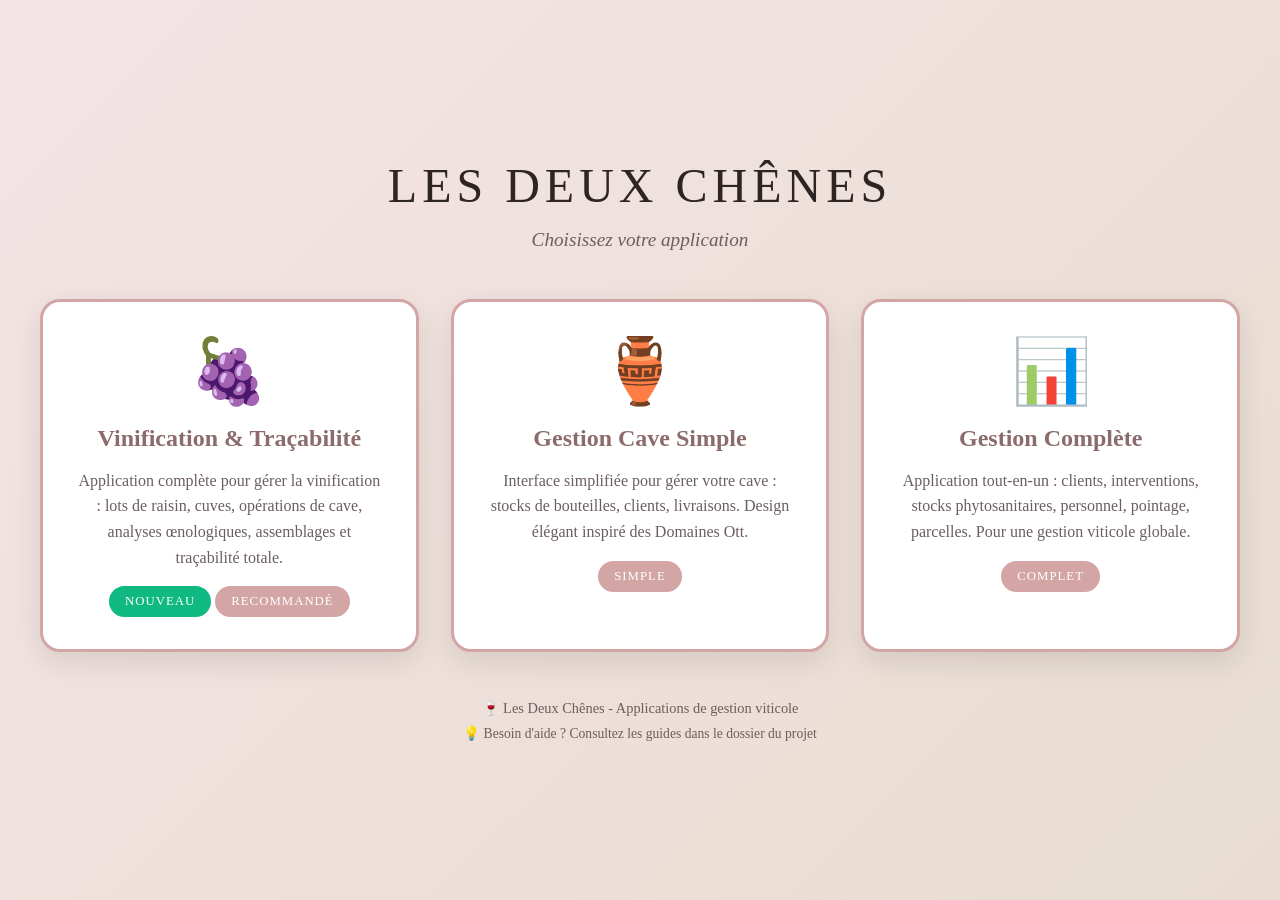
<file: index.html>
<!DOCTYPE html>
<html lang="fr">
<head>
    <meta charset="UTF-8">
    <meta name="viewport" content="width=device-width, initial-scale=1.0">
    <title>Les Deux Chênes - Applications</title>
    <style>
        * {
            margin: 0;
            padding: 0;
            box-sizing: border-box;
        }

        body {
            font-family: 'Georgia', 'Times New Roman', serif;
            background: linear-gradient(135deg, #F4E4E6 0%, #E8DDD0 100%);
            min-height: 100vh;
            display: flex;
            flex-direction: column;
            align-items: center;
            justify-content: center;
            padding: 2rem;
        }

        .header {
            text-align: center;
            margin-bottom: 3rem;
        }

        .header h1 {
            font-size: 3rem;
            color: #2D2424;
            letter-spacing: 5px;
            font-weight: 300;
            margin-bottom: 1rem;
        }

        .header p {
            font-size: 1.2rem;
            color: #6B5E5E;
            font-style: italic;
        }

        .apps-container {
            display: grid;
            grid-template-columns: repeat(auto-fit, minmax(300px, 1fr));
            gap: 2rem;
            max-width: 1200px;
            width: 100%;
        }

        .app-card {
            background: white;
            border-radius: 20px;
            padding: 2rem;
            box-shadow: 0 10px 30px rgba(0, 0, 0, 0.1);
            border: 3px solid #D4A5A5;
            transition: all 0.3s ease;
            cursor: pointer;
            text-decoration: none;
            color: inherit;
            display: block;
        }

        .app-card:hover {
            transform: translateY(-10px);
            box-shadow: 0 15px 40px rgba(0, 0, 0, 0.15);
            border-color: #8B6B6B;
        }

        .app-icon {
            font-size: 4rem;
            text-align: center;
            margin-bottom: 1rem;
        }

        .app-title {
            font-size: 1.5rem;
            font-weight: 600;
            color: #8B6B6B;
            margin-bottom: 1rem;
            text-align: center;
        }

        .app-description {
            font-size: 1rem;
            color: #6B5E5E;
            line-height: 1.6;
            text-align: center;
        }

        .badge {
            display: inline-block;
            background: #D4A5A5;
            color: white;
            padding: 0.5rem 1rem;
            border-radius: 20px;
            font-size: 0.8rem;
            margin-top: 1rem;
            text-transform: uppercase;
            letter-spacing: 1px;
        }

        .badge.new {
            background: #10B981;
        }

        .footer {
            margin-top: 3rem;
            text-align: center;
            color: #6B5E5E;
            font-size: 0.9rem;
        }

        @media (max-width: 768px) {
            .header h1 {
                font-size: 2rem;
                letter-spacing: 3px;
            }

            .apps-container {
                grid-template-columns: 1fr;
            }
        }
    </style>
</head>
<body>

    <div class="header">
        <h1>LES DEUX CHÊNES</h1>
        <p>Choisissez votre application</p>
    </div>

    <div class="apps-container">

        <!-- APPLICATION VINIFICATION -->
        <a href="vinification/index.html" class="app-card">
            <div class="app-icon">🍇</div>
            <h2 class="app-title">Vinification & Traçabilité</h2>
            <p class="app-description">
                Application complète pour gérer la vinification : lots de raisin, cuves, opérations de cave, analyses œnologiques, assemblages et traçabilité totale.
            </p>
            <div style="text-align: center;">
                <span class="badge new">Nouveau</span>
                <span class="badge">Recommandé</span>
            </div>
        </a>

        <!-- APPLICATION CAVE SIMPLE -->
        <a href="cave-simple.html" class="app-card">
            <div class="app-icon">🏺</div>
            <h2 class="app-title">Gestion Cave Simple</h2>
            <p class="app-description">
                Interface simplifiée pour gérer votre cave : stocks de bouteilles, clients, livraisons. Design élégant inspiré des Domaines Ott.
            </p>
            <div style="text-align: center;">
                <span class="badge">Simple</span>
            </div>
        </a>

        <!-- APPLICATION GESTION COMPLÈTE -->
        <a href="gestion-complete.html" class="app-card">
            <div class="app-icon">📊</div>
            <h2 class="app-title">Gestion Complète</h2>
            <p class="app-description">
                Application tout-en-un : clients, interventions, stocks phytosanitaires, personnel, pointage, parcelles. Pour une gestion viticole globale.
            </p>
            <div style="text-align: center;">
                <span class="badge">Complet</span>
            </div>
        </a>

    </div>

    <div class="footer">
        <p>🍷 Les Deux Chênes - Applications de gestion viticole</p>
        <p style="margin-top: 0.5rem; font-size: 0.85rem;">
            💡 Besoin d'aide ? Consultez les guides dans le dossier du projet
        </p>
    </div>

</body>
</html>
</file>
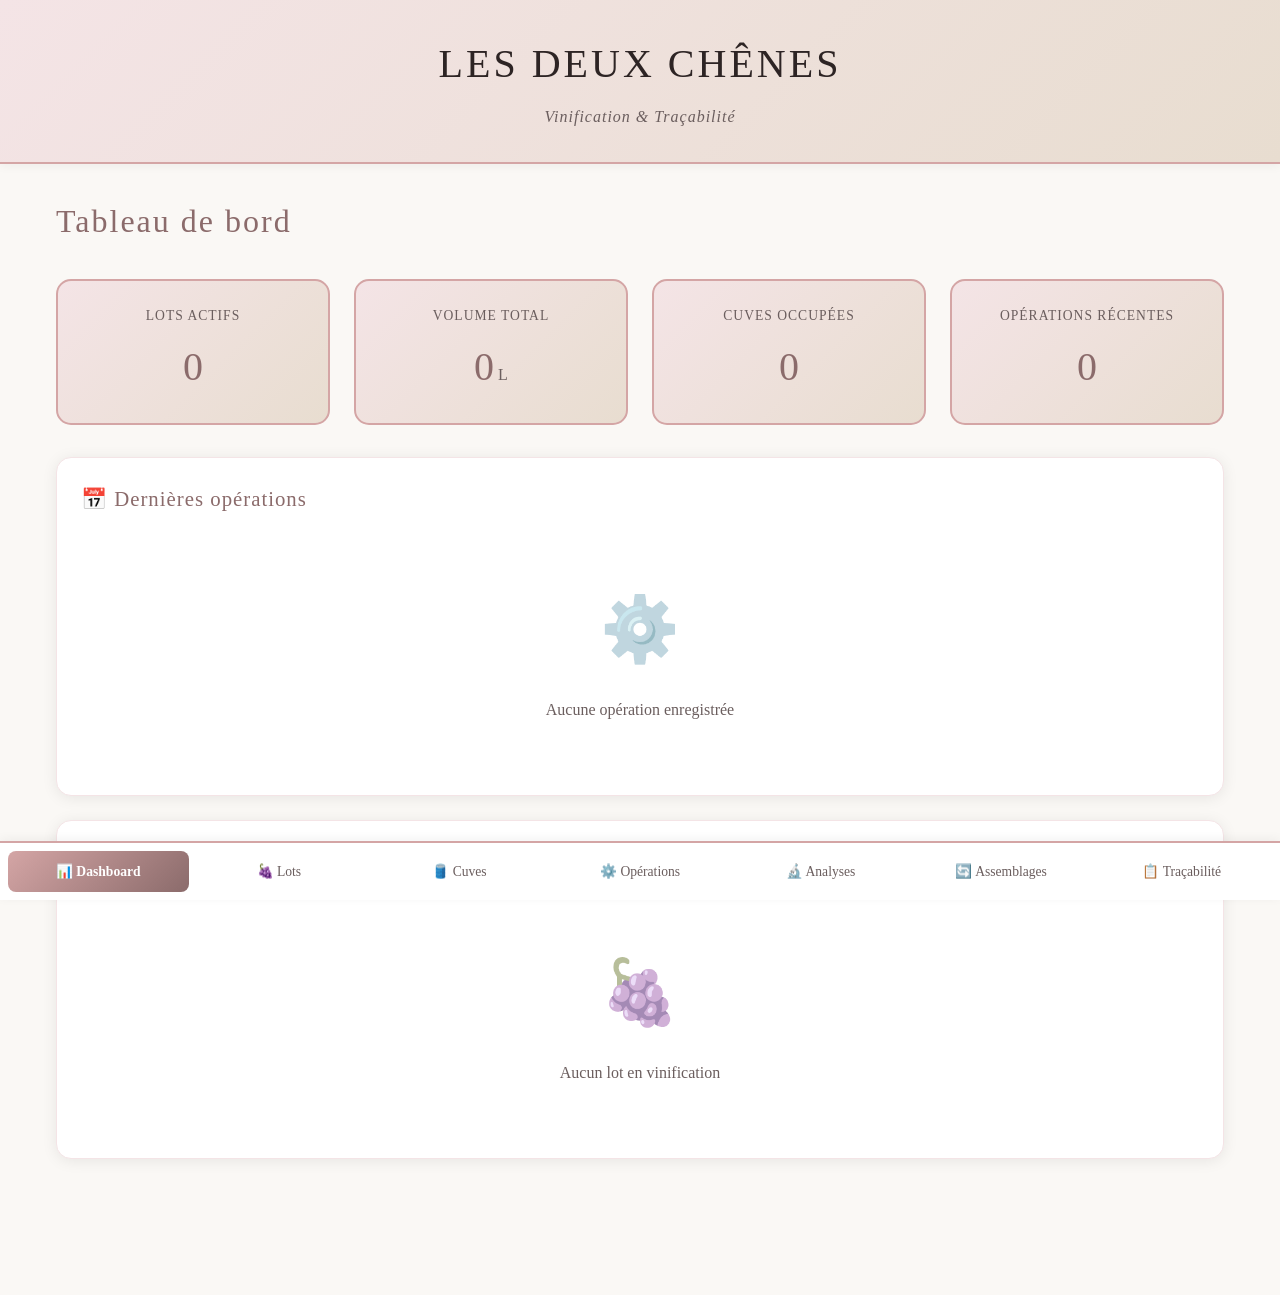
<file: vinification/index.html>
<!DOCTYPE html>
<html lang="fr">
<head>
    <meta charset="UTF-8">
    <meta name="viewport" content="width=device-width, initial-scale=1.0">
    <title>Les Deux Chênes - Vinification & Traçabilité</title>
    <meta name="description" content="Vinification et traçabilité des vins">
    <meta name="theme-color" content="#F4E4E6">
    <link rel="manifest" href="manifest-cave.json">

    <style>
        /* ===== DESIGN INSPIRÉ DOMAINES OTT ===== */

        :root {
            --rose-pale: #F4E4E6;
            --beige: #E8DDD0;
            --or-rose: #D4A5A5;
            --blanc-casse: #FAF8F5;
            --texte: #2D2424;
            --texte-light: #6B5E5E;
            --bordeaux: #8B6B6B;
            --success: #10B981;
            --warning: #F59E0B;
            --danger: #EF4444;
        }

        * {
            margin: 0;
            padding: 0;
            box-sizing: border-box;
        }

        body {
            font-family: 'Georgia', 'Times New Roman', serif;
            background: var(--blanc-casse);
            color: var(--texte);
            line-height: 1.6;
            padding-bottom: 80px;
        }

        /* ===== HEADER ===== */

        .header {
            background: linear-gradient(135deg, var(--rose-pale) 0%, var(--beige) 100%);
            padding: 2rem 1rem;
            text-align: center;
            border-bottom: 2px solid var(--or-rose);
            box-shadow: 0 2px 10px rgba(0,0,0,0.05);
        }

        .header h1 {
            font-size: 2.5rem;
            font-weight: 300;
            letter-spacing: 3px;
            color: var(--texte);
            margin-bottom: 0.5rem;
        }

        .header .subtitle {
            font-size: 1rem;
            color: var(--texte-light);
            font-style: italic;
            letter-spacing: 1px;
        }

        /* ===== NAVIGATION ===== */

        .nav {
            position: fixed;
            bottom: 0;
            left: 0;
            right: 0;
            background: white;
            border-top: 2px solid var(--or-rose);
            box-shadow: 0 -2px 10px rgba(0,0,0,0.05);
            z-index: 100;
            overflow-x: auto;
        }

        .nav-tabs {
            display: flex;
            padding: 0.5rem;
            min-width: max-content;
        }

        .tab {
            flex: 1;
            min-width: 120px;
            padding: 0.75rem 0.5rem;
            background: none;
            border: none;
            color: var(--texte-light);
            font-size: 0.85rem;
            cursor: pointer;
            transition: all 0.3s ease;
            border-radius: 8px;
            font-family: inherit;
            white-space: nowrap;
        }

        .tab:hover {
            background: var(--rose-pale);
            color: var(--texte);
        }

        .tab.active {
            background: linear-gradient(135deg, var(--or-rose) 0%, var(--bordeaux) 100%);
            color: white;
            font-weight: 600;
        }

        /* ===== CONTAINER ===== */

        .container {
            max-width: 1200px;
            margin: 0 auto;
            padding: 2rem 1rem;
        }

        .section {
            display: none;
        }

        .section.active {
            display: block;
            animation: fadeIn 0.3s ease;
        }

        @keyframes fadeIn {
            from { opacity: 0; transform: translateY(10px); }
            to { opacity: 1; transform: translateY(0); }
        }

        /* ===== PAGE HEADER ===== */

        .page-header {
            display: flex;
            justify-content: space-between;
            align-items: center;
            margin-bottom: 2rem;
            flex-wrap: wrap;
            gap: 1rem;
        }

        .page-title {
            font-size: 2rem;
            font-weight: 300;
            color: var(--bordeaux);
            letter-spacing: 2px;
        }

        .btn-group {
            display: flex;
            gap: 0.5rem;
            flex-wrap: wrap;
        }

        /* ===== BOUTONS ===== */

        .btn {
            background: linear-gradient(135deg, var(--or-rose) 0%, var(--bordeaux) 100%);
            color: white;
            padding: 0.75rem 1.5rem;
            border: none;
            border-radius: 25px;
            cursor: pointer;
            font-family: inherit;
            font-size: 0.9rem;
            transition: all 0.3s ease;
            box-shadow: 0 2px 8px rgba(212, 165, 165, 0.3);
        }

        .btn:hover {
            transform: translateY(-2px);
            box-shadow: 0 4px 12px rgba(212, 165, 165, 0.4);
        }

        .btn:active {
            transform: translateY(0);
        }

        .btn-secondary {
            background: var(--beige);
            color: var(--texte);
            box-shadow: 0 2px 8px rgba(0,0,0,0.1);
        }

        .btn-small {
            padding: 0.5rem 1rem;
            font-size: 0.8rem;
        }

        /* ===== CARTES ===== */

        .card {
            background: white;
            border-radius: 15px;
            padding: 1.5rem;
            margin-bottom: 1.5rem;
            box-shadow: 0 2px 15px rgba(0,0,0,0.08);
            border: 1px solid var(--rose-pale);
        }

        .card-title {
            font-size: 1.3rem;
            font-weight: 400;
            color: var(--bordeaux);
            margin-bottom: 1rem;
            letter-spacing: 1px;
        }

        /* ===== STATS ===== */

        .stats-grid {
            display: grid;
            grid-template-columns: repeat(auto-fit, minmax(200px, 1fr));
            gap: 1.5rem;
            margin-bottom: 2rem;
        }

        .stat-card {
            background: linear-gradient(135deg, var(--rose-pale) 0%, var(--beige) 100%);
            border-radius: 15px;
            padding: 1.5rem;
            text-align: center;
            border: 2px solid var(--or-rose);
        }

        .stat-label {
            font-size: 0.85rem;
            color: var(--texte-light);
            margin-bottom: 0.5rem;
            text-transform: uppercase;
            letter-spacing: 1px;
        }

        .stat-value {
            font-size: 2.5rem;
            font-weight: 300;
            color: var(--bordeaux);
        }

        .stat-unit {
            font-size: 1rem;
            color: var(--texte-light);
            margin-left: 0.25rem;
        }

        /* ===== FORMULAIRES ===== */

        .form-group {
            margin-bottom: 1.25rem;
        }

        .form-label {
            display: block;
            font-size: 0.9rem;
            color: var(--texte);
            margin-bottom: 0.5rem;
            font-weight: 500;
        }

        .form-input,
        .form-select,
        textarea {
            width: 100%;
            padding: 0.75rem;
            border: 2px solid var(--rose-pale);
            border-radius: 8px;
            font-family: inherit;
            font-size: 0.95rem;
            background: white;
            color: var(--texte);
            transition: all 0.3s ease;
        }

        .form-input:focus,
        .form-select:focus,
        textarea:focus {
            outline: none;
            border-color: var(--or-rose);
            box-shadow: 0 0 0 3px rgba(212, 165, 165, 0.1);
        }

        textarea {
            resize: vertical;
            min-height: 100px;
        }

        .form-row {
            display: grid;
            grid-template-columns: repeat(auto-fit, minmax(200px, 1fr));
            gap: 1rem;
        }

        /* ===== TABLE ===== */

        table {
            width: 100%;
            border-collapse: separate;
            border-spacing: 0;
            font-size: 0.9rem;
        }

        th {
            background: linear-gradient(135deg, var(--or-rose) 0%, var(--bordeaux) 100%);
            color: white;
            padding: 1rem 0.75rem;
            text-align: left;
            font-weight: 500;
            letter-spacing: 1px;
        }

        th:first-child {
            border-radius: 10px 0 0 0;
        }

        th:last-child {
            border-radius: 0 10px 0 0;
        }

        td {
            padding: 1rem 0.75rem;
            border-bottom: 1px solid var(--rose-pale);
        }

        tr:hover {
            background: var(--blanc-casse);
        }

        .table-actions {
            display: flex;
            gap: 0.5rem;
        }

        /* ===== MODAL ===== */

        .modal {
            display: none;
            position: fixed;
            top: 0;
            left: 0;
            width: 100%;
            height: 100%;
            background: rgba(45, 36, 36, 0.85);
            z-index: 1000;
            overflow-y: auto;
            padding: 1rem;
        }

        .modal.show {
            display: flex;
            align-items: center;
            justify-content: center;
        }

        .modal-content {
            background: white;
            border-radius: 20px;
            padding: 2rem;
            max-width: 700px;
            width: 100%;
            max-height: 90vh;
            overflow-y: auto;
            box-shadow: 0 10px 40px rgba(0,0,0,0.2);
            border: 3px solid var(--or-rose);
        }

        .modal-header {
            display: flex;
            justify-content: space-between;
            align-items: center;
            margin-bottom: 1.5rem;
            padding-bottom: 1rem;
            border-bottom: 2px solid var(--rose-pale);
        }

        .modal-title {
            font-size: 1.5rem;
            font-weight: 400;
            color: var(--bordeaux);
            letter-spacing: 1px;
        }

        .close {
            background: none;
            border: none;
            font-size: 2rem;
            color: var(--texte-light);
            cursor: pointer;
            width: 35px;
            height: 35px;
            display: flex;
            align-items: center;
            justify-content: center;
            border-radius: 50%;
            transition: all 0.3s ease;
        }

        .close:hover {
            background: var(--rose-pale);
            color: var(--bordeaux);
        }

        .form-actions {
            display: flex;
            gap: 1rem;
            margin-top: 2rem;
            justify-content: flex-end;
        }

        /* ===== BADGES ===== */

        .badge {
            display: inline-block;
            padding: 0.35rem 0.75rem;
            border-radius: 15px;
            font-size: 0.75rem;
            font-weight: 600;
            text-transform: uppercase;
            letter-spacing: 0.5px;
        }

        .badge-rouge {
            background: #FFE5E5;
            color: #B91C1C;
        }

        .badge-rose {
            background: #FFE5F0;
            color: #BE185D;
        }

        .badge-blanc {
            background: #F3F4F6;
            color: #374151;
        }

        .badge-success {
            background: #D1FAE5;
            color: #065F46;
        }

        .badge-warning {
            background: #FEF3C7;
            color: #92400E;
        }

        .badge-danger {
            background: #FEE2E2;
            color: #991B1B;
        }

        /* ===== CUVE VISUELLE ===== */

        .cuve-visual {
            position: relative;
            width: 100%;
            height: 200px;
            background: linear-gradient(to bottom, var(--blanc-casse) 0%, var(--rose-pale) 100%);
            border: 3px solid var(--bordeaux);
            border-radius: 15px;
            overflow: hidden;
            margin: 1rem 0;
        }

        .cuve-fill {
            position: absolute;
            bottom: 0;
            left: 0;
            width: 100%;
            background: linear-gradient(to bottom, #8B6B6B 0%, #B91C1C 100%);
            transition: height 0.5s ease;
            display: flex;
            align-items: center;
            justify-content: center;
            color: white;
            font-weight: 600;
            font-size: 1.2rem;
        }

        .cuve-info {
            display: grid;
            grid-template-columns: repeat(auto-fit, minmax(150px, 1fr));
            gap: 1rem;
            margin-top: 1rem;
        }

        .cuve-info-item {
            text-align: center;
            padding: 1rem;
            background: var(--blanc-casse);
            border-radius: 10px;
            border: 1px solid var(--rose-pale);
        }

        .cuve-info-label {
            font-size: 0.8rem;
            color: var(--texte-light);
            margin-bottom: 0.25rem;
        }

        .cuve-info-value {
            font-size: 1.5rem;
            font-weight: 600;
            color: var(--bordeaux);
        }

        /* ===== TIMELINE ===== */

        .timeline {
            position: relative;
            padding-left: 2rem;
        }

        .timeline::before {
            content: '';
            position: absolute;
            left: 0;
            top: 0;
            bottom: 0;
            width: 2px;
            background: var(--or-rose);
        }

        .timeline-item {
            position: relative;
            padding-bottom: 2rem;
        }

        .timeline-item::before {
            content: '';
            position: absolute;
            left: -2.5rem;
            top: 0.25rem;
            width: 12px;
            height: 12px;
            background: var(--bordeaux);
            border: 3px solid white;
            border-radius: 50%;
            box-shadow: 0 0 0 2px var(--or-rose);
        }

        .timeline-date {
            font-size: 0.85rem;
            color: var(--texte-light);
            margin-bottom: 0.5rem;
        }

        .timeline-content {
            background: white;
            padding: 1rem;
            border-radius: 10px;
            border: 1px solid var(--rose-pale);
        }

        .timeline-title {
            font-weight: 600;
            color: var(--bordeaux);
            margin-bottom: 0.5rem;
        }

        /* ===== LISTE LOTS ===== */

        .lots-grid {
            display: grid;
            grid-template-columns: repeat(auto-fill, minmax(300px, 1fr));
            gap: 1.5rem;
        }

        .lot-card {
            background: white;
            border-radius: 15px;
            padding: 1.5rem;
            border: 2px solid var(--rose-pale);
            cursor: pointer;
            transition: all 0.3s ease;
        }

        .lot-card:hover {
            border-color: var(--or-rose);
            box-shadow: 0 4px 20px rgba(0,0,0,0.1);
            transform: translateY(-2px);
        }

        .lot-header {
            display: flex;
            justify-content: space-between;
            align-items: start;
            margin-bottom: 1rem;
        }

        .lot-name {
            font-size: 1.2rem;
            font-weight: 600;
            color: var(--bordeaux);
        }

        .lot-info {
            margin-top: 1rem;
            padding-top: 1rem;
            border-top: 1px solid var(--rose-pale);
        }

        .lot-info-row {
            display: flex;
            justify-content: space-between;
            margin-bottom: 0.5rem;
            font-size: 0.9rem;
        }

        .lot-info-label {
            color: var(--texte-light);
        }

        .lot-info-value {
            font-weight: 600;
            color: var(--texte);
        }

        /* ===== RESPONSIVE ===== */

        @media (max-width: 768px) {
            .header h1 {
                font-size: 1.8rem;
            }

            .page-title {
                font-size: 1.5rem;
            }

            .stats-grid {
                grid-template-columns: 1fr;
            }

            .lots-grid {
                grid-template-columns: 1fr;
            }

            .form-row {
                grid-template-columns: 1fr;
            }
        }

        /* ===== UTILITAIRES ===== */

        .text-center {
            text-align: center;
        }

        .mt-1 {
            margin-top: 1rem;
        }

        .mb-1 {
            margin-bottom: 1rem;
        }

        .empty-state {
            text-align: center;
            padding: 3rem 1rem;
            color: var(--texte-light);
        }

        .empty-state-icon {
            font-size: 4rem;
            margin-bottom: 1rem;
            opacity: 0.5;
        }
    </style>
</head>
<body>

<div class="header">
    <h1>LES DEUX CHÊNES</h1>
    <p class="subtitle">Vinification & Traçabilité</p>
</div>

<div class="nav">
    <div class="nav-tabs">
        <button class="tab active" onclick="changeTab('dashboard')">📊 Dashboard</button>
        <button class="tab" onclick="changeTab('lots')">🍇 Lots</button>
        <button class="tab" onclick="changeTab('cuves')">🛢️ Cuves</button>
        <button class="tab" onclick="changeTab('operations')">⚙️ Opérations</button>
        <button class="tab" onclick="changeTab('analyses')">🔬 Analyses</button>
        <button class="tab" onclick="changeTab('assemblages')">🔄 Assemblages</button>
        <button class="tab" onclick="changeTab('tracabilite')">📋 Traçabilité</button>
    </div>
</div>

<div class="container">

    <!-- DASHBOARD -->
    <div id="dashboard" class="section active">
        <div class="page-header">
            <h2 class="page-title">Tableau de bord</h2>
        </div>

        <div class="stats-grid">
            <div class="stat-card">
                <div class="stat-label">Lots actifs</div>
                <div class="stat-value" id="statLots">0</div>
            </div>
            <div class="stat-card">
                <div class="stat-label">Volume total</div>
                <div class="stat-value" id="statVolume">0<span class="stat-unit">L</span></div>
            </div>
            <div class="stat-card">
                <div class="stat-label">Cuves occupées</div>
                <div class="stat-value" id="statCuves">0</div>
            </div>
            <div class="stat-card">
                <div class="stat-label">Opérations récentes</div>
                <div class="stat-value" id="statOperations">0</div>
            </div>
        </div>

        <div class="card">
            <h3 class="card-title">📅 Dernières opérations</h3>
            <div id="dashRecentOperations" class="empty-state">
                <div class="empty-state-icon">⚙️</div>
                <p>Aucune opération enregistrée</p>
            </div>
        </div>

        <div class="card">
            <h3 class="card-title">🍇 Lots en cours de vinification</h3>
            <div id="dashLotsEnCours" class="empty-state">
                <div class="empty-state-icon">🍇</div>
                <p>Aucun lot en vinification</p>
            </div>
        </div>
    </div>

    <!-- LOTS -->
    <div id="lots" class="section">
        <div class="page-header">
            <h2 class="page-title">Lots de vin</h2>
            <div class="btn-group">
                <button class="btn" onclick="exportData('lots')">📥 Export CSV</button>
                <button class="btn" onclick="openModalLot()">+ Nouveau lot</button>
            </div>
        </div>

        <div id="lotsContent" class="lots-grid"></div>
    </div>

    <!-- CUVES -->
    <div id="cuves" class="section">
        <div class="page-header">
            <h2 class="page-title">Cuves</h2>
            <button class="btn" onclick="openModalCuve()">+ Nouvelle cuve</button>
        </div>

        <div id="cuvesContent"></div>
    </div>

    <!-- OPÉRATIONS -->
    <div id="operations" class="section">
        <div class="page-header">
            <h2 class="page-title">Opérations de cave</h2>
            <button class="btn" onclick="openModalOperation()">+ Nouvelle opération</button>
        </div>

        <div class="card">
            <div style="overflow-x:auto">
                <table>
                    <thead>
                        <tr>
                            <th>Date</th>
                            <th>Type</th>
                            <th>Cuve / Lot</th>
                            <th>Détails</th>
                            <th>Actions</th>
                        </tr>
                    </thead>
                    <tbody id="operationsTable"></tbody>
                </table>
            </div>
        </div>
    </div>

    <!-- ANALYSES -->
    <div id="analyses" class="section">
        <div class="page-header">
            <h2 class="page-title">Analyses œnologiques</h2>
            <button class="btn" onclick="openModalAnalyse()">+ Nouvelle analyse</button>
        </div>

        <div class="card">
            <div style="overflow-x:auto">
                <table>
                    <thead>
                        <tr>
                            <th>Date</th>
                            <th>Lot / Cuve</th>
                            <th>Densité</th>
                            <th>Alcool</th>
                            <th>SO₂</th>
                            <th>pH</th>
                            <th>Acidité</th>
                            <th>Actions</th>
                        </tr>
                    </thead>
                    <tbody id="analysesTable"></tbody>
                </table>
            </div>
        </div>
    </div>

    <!-- ASSEMBLAGES -->
    <div id="assemblages" class="section">
        <div class="page-header">
            <h2 class="page-title">Assemblages</h2>
            <button class="btn" onclick="openModalAssemblage()">+ Nouvel assemblage</button>
        </div>

        <div id="assemblagesContent"></div>
    </div>

    <!-- TRAÇABILITÉ -->
    <div id="tracabilite" class="section">
        <div class="page-header">
            <h2 class="page-title">Traçabilité</h2>
        </div>

        <div class="card">
            <div class="form-group">
                <label class="form-label">Sélectionner un lot pour voir son historique</label>
                <select class="form-select" id="tracabiliteSelectLot" onchange="afficherTracabilite()">
                    <option value="">-- Choisir un lot --</option>
                </select>
            </div>

            <div id="tracabiliteContent"></div>
        </div>
    </div>

</div>

<!-- MODAL LOT -->
<div id="modalLot" class="modal">
    <div class="modal-content">
        <div class="modal-header">
            <h2 class="modal-title">Nouveau lot de raisin</h2>
            <button class="close" onclick="closeModal('modalLot')">×</button>
        </div>
        <form onsubmit="saveLot(event)">
            <input type="hidden" id="lotId">

            <div class="form-row">
                <div class="form-group">
                    <label class="form-label">Nom du lot *</label>
                    <input type="text" class="form-input" id="lotNom" required placeholder="Ex: Syrah Parcelle Nord 2024">
                </div>
                <div class="form-group">
                    <label class="form-label">Millésime *</label>
                    <input type="number" class="form-input" id="lotMillesime" required value="2024">
                </div>
            </div>

            <div class="form-row">
                <div class="form-group">
                    <label class="form-label">Type de vin *</label>
                    <select class="form-select" id="lotType" required>
                        <option value="">-- Choisir --</option>
                        <option value="rouge">Rouge</option>
                        <option value="rose">Rosé</option>
                        <option value="blanc">Blanc</option>
                    </select>
                </div>
                <div class="form-group">
                    <label class="form-label">Cépage principal *</label>
                    <input type="text" class="form-input" id="lotCepage" required placeholder="Ex: Syrah, Grenache...">
                </div>
            </div>

            <div class="form-row">
                <div class="form-group">
                    <label class="form-label">Parcelle d'origine</label>
                    <input type="text" class="form-input" id="lotParcelle" placeholder="Ex: Parcelle Nord">
                </div>
                <div class="form-group">
                    <label class="form-label">Date de récolte</label>
                    <input type="date" class="form-input" id="lotDateRecolte">
                </div>
            </div>

            <div class="form-row">
                <div class="form-group">
                    <label class="form-label">Poids raisin (kg)</label>
                    <input type="number" step="0.1" class="form-input" id="lotPoidsRaisin" placeholder="0">
                </div>
                <div class="form-group">
                    <label class="form-label">Volume estimé (L)</label>
                    <input type="number" step="1" class="form-input" id="lotVolume" placeholder="0">
                </div>
            </div>

            <div class="form-row">
                <div class="form-group">
                    <label class="form-label">Degré initial (°)</label>
                    <input type="number" step="0.1" class="form-input" id="lotDegre" placeholder="0.0">
                </div>
                <div class="form-group">
                    <label class="form-label">pH initial</label>
                    <input type="number" step="0.01" class="form-input" id="lotPh" placeholder="0.00">
                </div>
            </div>

            <div class="form-group">
                <label class="form-label">Notes</label>
                <textarea class="form-input" id="lotNotes" placeholder="Observations, remarques..."></textarea>
            </div>

            <div class="form-actions">
                <button type="button" class="btn btn-secondary" onclick="closeModal('modalLot')">Annuler</button>
                <button type="submit" class="btn">Enregistrer</button>
            </div>
        </form>
    </div>
</div>

<!-- MODAL CUVE -->
<div id="modalCuve" class="modal">
    <div class="modal-content">
        <div class="modal-header">
            <h2 class="modal-title">Nouvelle cuve</h2>
            <button class="close" onclick="closeModal('modalCuve')">×</button>
        </div>
        <form onsubmit="saveCuve(event)">
            <input type="hidden" id="cuveId">

            <div class="form-row">
                <div class="form-group">
                    <label class="form-label">Nom de la cuve *</label>
                    <input type="text" class="form-input" id="cuveNom" required placeholder="Ex: Cuve 1">
                </div>
                <div class="form-group">
                    <label class="form-label">Capacité (L) *</label>
                    <input type="number" step="1" class="form-input" id="cuveCapacite" required placeholder="0">
                </div>
            </div>

            <div class="form-row">
                <div class="form-group">
                    <label class="form-label">Type de cuve</label>
                    <select class="form-select" id="cuveTypeCuve">
                        <option value="inox">Inox</option>
                        <option value="beton">Béton</option>
                        <option value="bois">Bois</option>
                        <option value="plastique">Plastique</option>
                    </select>
                </div>
                <div class="form-group">
                    <label class="form-label">Lot contenu</label>
                    <select class="form-select" id="cuveLot">
                        <option value="">-- Vide --</option>
                    </select>
                </div>
            </div>

            <div class="form-row">
                <div class="form-group">
                    <label class="form-label">Volume actuel (L)</label>
                    <input type="number" step="1" class="form-input" id="cuveVolumeActuel" placeholder="0">
                </div>
                <div class="form-group">
                    <label class="form-label">Température (°C)</label>
                    <input type="number" step="0.1" class="form-input" id="cuveTemperature" placeholder="0.0">
                </div>
            </div>

            <div class="form-group">
                <label class="form-label">Notes</label>
                <textarea class="form-input" id="cuveNotes" placeholder="Observations..."></textarea>
            </div>

            <div class="form-actions">
                <button type="button" class="btn btn-secondary" onclick="closeModal('modalCuve')">Annuler</button>
                <button type="submit" class="btn">Enregistrer</button>
            </div>
        </form>
    </div>
</div>

<!-- MODAL OPÉRATION -->
<div id="modalOperation" class="modal">
    <div class="modal-content">
        <div class="modal-header">
            <h2 class="modal-title">Nouvelle opération</h2>
            <button class="close" onclick="closeModal('modalOperation')">×</button>
        </div>
        <form onsubmit="saveOperation(event)">
            <input type="hidden" id="operationId">

            <div class="form-row">
                <div class="form-group">
                    <label class="form-label">Date *</label>
                    <input type="date" class="form-input" id="operationDate" required>
                </div>
                <div class="form-group">
                    <label class="form-label">Type d'opération *</label>
                    <select class="form-select" id="operationType" required>
                        <option value="">-- Choisir --</option>
                        <option value="remontage">Remontage</option>
                        <option value="pigeage">Pigeage</option>
                        <option value="sulfitage">Sulfitage</option>
                        <option value="levurage">Levurage</option>
                        <option value="chaptalisation">Chaptalisation</option>
                        <option value="soutirage">Soutirage</option>
                        <option value="decuvage">Décuvage</option>
                        <option value="pressurage">Pressurage</option>
                        <option value="collage">Collage</option>
                        <option value="filtration">Filtration</option>
                        <option value="transfert">Transfert</option>
                        <option value="autre">Autre</option>
                    </select>
                </div>
            </div>

            <div class="form-group">
                <label class="form-label">Cuve / Lot concerné *</label>
                <select class="form-select" id="operationCuve" required>
                    <option value="">-- Choisir --</option>
                </select>
            </div>

            <div class="form-group">
                <label class="form-label">Détails de l'opération</label>
                <textarea class="form-input" id="operationDetails" placeholder="Durée, quantités, observations..."></textarea>
            </div>

            <div class="form-actions">
                <button type="button" class="btn btn-secondary" onclick="closeModal('modalOperation')">Annuler</button>
                <button type="submit" class="btn">Enregistrer</button>
            </div>
        </form>
    </div>
</div>

<!-- MODAL ANALYSE -->
<div id="modalAnalyse" class="modal">
    <div class="modal-content">
        <div class="modal-header">
            <h2 class="modal-title">Nouvelle analyse</h2>
            <button class="close" onclick="closeModal('modalAnalyse')">×</button>
        </div>
        <form onsubmit="saveAnalyse(event)">
            <input type="hidden" id="analyseId">

            <div class="form-row">
                <div class="form-group">
                    <label class="form-label">Date *</label>
                    <input type="date" class="form-input" id="analyseDate" required>
                </div>
                <div class="form-group">
                    <label class="form-label">Lot / Cuve *</label>
                    <select class="form-select" id="analyseLot" required>
                        <option value="">-- Choisir --</option>
                    </select>
                </div>
            </div>

            <div class="form-row">
                <div class="form-group">
                    <label class="form-label">Densité</label>
                    <input type="number" step="0.001" class="form-input" id="analyseDensite" placeholder="1.000">
                </div>
                <div class="form-group">
                    <label class="form-label">Alcool (% vol)</label>
                    <input type="number" step="0.1" class="form-input" id="analyseAlcool" placeholder="0.0">
                </div>
            </div>

            <div class="form-row">
                <div class="form-group">
                    <label class="form-label">SO₂ libre (mg/L)</label>
                    <input type="number" step="1" class="form-input" id="analyseSo2Libre" placeholder="0">
                </div>
                <div class="form-group">
                    <label class="form-label">SO₂ total (mg/L)</label>
                    <input type="number" step="1" class="form-input" id="analyseSo2Total" placeholder="0">
                </div>
            </div>

            <div class="form-row">
                <div class="form-group">
                    <label class="form-label">pH</label>
                    <input type="number" step="0.01" class="form-input" id="analysePh" placeholder="0.00">
                </div>
                <div class="form-group">
                    <label class="form-label">Acidité totale (g/L H₂SO₄)</label>
                    <input type="number" step="0.1" class="form-input" id="analyseAcidite" placeholder="0.0">
                </div>
            </div>

            <div class="form-group">
                <label class="form-label">Observations</label>
                <textarea class="form-input" id="analyseNotes" placeholder="Couleur, arômes, remarques..."></textarea>
            </div>

            <div class="form-actions">
                <button type="button" class="btn btn-secondary" onclick="closeModal('modalAnalyse')">Annuler</button>
                <button type="submit" class="btn">Enregistrer</button>
            </div>
        </form>
    </div>
</div>

<!-- MODAL ASSEMBLAGE -->
<div id="modalAssemblage" class="modal">
    <div class="modal-content">
        <div class="modal-header">
            <h2 class="modal-title">Nouvel assemblage</h2>
            <button class="close" onclick="closeModal('modalAssemblage')">×</button>
        </div>
        <form onsubmit="saveAssemblage(event)">
            <input type="hidden" id="assemblageId">

            <div class="form-group">
                <label class="form-label">Nom de l'assemblage *</label>
                <input type="text" class="form-input" id="assemblageNom" required placeholder="Ex: Cuvée Tradition 2024">
            </div>

            <div class="form-row">
                <div class="form-group">
                    <label class="form-label">Type de vin</label>
                    <select class="form-select" id="assemblageType">
                        <option value="rouge">Rouge</option>
                        <option value="rose">Rosé</option>
                        <option value="blanc">Blanc</option>
                    </select>
                </div>
                <div class="form-group">
                    <label class="form-label">Date d'assemblage</label>
                    <input type="date" class="form-input" id="assemblageDate">
                </div>
            </div>

            <div class="form-group">
                <label class="form-label">Composition (un lot par ligne avec %)</label>
                <textarea class="form-input" id="assemblageComposition" placeholder="Lot 1 : 60%&#10;Lot 2 : 40%"></textarea>
            </div>

            <div class="form-group">
                <label class="form-label">Volume total (L)</label>
                <input type="number" step="1" class="form-input" id="assemblageVolume" placeholder="0">
            </div>

            <div class="form-group">
                <label class="form-label">Notes</label>
                <textarea class="form-input" id="assemblageNotes" placeholder="Description, objectif de l'assemblage..."></textarea>
            </div>

            <div class="form-actions">
                <button type="button" class="btn btn-secondary" onclick="closeModal('modalAssemblage')">Annuler</button>
                <button type="submit" class="btn">Enregistrer</button>
            </div>
        </form>
    </div>
</div>

<script>
// ===== DONNÉES =====

let data = {
    lots: [],
    cuves: [],
    operations: [],
    analyses: [],
    assemblages: []
};

// ===== NAVIGATION =====

function changeTab(tabName) {
    document.querySelectorAll('.section').forEach(s => s.classList.remove('active'));
    document.querySelectorAll('.tab').forEach(t => t.classList.remove('active'));

    document.getElementById(tabName).classList.add('active');
    event.target.classList.add('active');

    render();
}

// ===== MODAL =====

function openModalLot(id = null) {
    if (id) {
        const lot = data.lots.find(l => l.id === id);
        if (lot) {
            document.getElementById('lotId').value = lot.id;
            document.getElementById('lotNom').value = lot.nom;
            document.getElementById('lotMillesime').value = lot.millesime;
            document.getElementById('lotType').value = lot.type;
            document.getElementById('lotCepage').value = lot.cepage;
            document.getElementById('lotParcelle').value = lot.parcelle || '';
            document.getElementById('lotDateRecolte').value = lot.dateRecolte || '';
            document.getElementById('lotPoidsRaisin').value = lot.poidsRaisin || '';
            document.getElementById('lotVolume').value = lot.volume || '';
            document.getElementById('lotDegre').value = lot.degre || '';
            document.getElementById('lotPh').value = lot.ph || '';
            document.getElementById('lotNotes').value = lot.notes || '';
        }
    } else {
        document.getElementById('lotId').value = '';
        document.querySelector('#modalLot form').reset();
        document.getElementById('lotMillesime').value = new Date().getFullYear();
    }
    showModal('modalLot');
}

function openModalCuve(id = null) {
    populateSelectLots('cuveLot');

    if (id) {
        const cuve = data.cuves.find(c => c.id === id);
        if (cuve) {
            document.getElementById('cuveId').value = cuve.id;
            document.getElementById('cuveNom').value = cuve.nom;
            document.getElementById('cuveCapacite').value = cuve.capacite;
            document.getElementById('cuveTypeCuve').value = cuve.typeCuve || 'inox';
            document.getElementById('cuveLot').value = cuve.lotId || '';
            document.getElementById('cuveVolumeActuel').value = cuve.volumeActuel || '';
            document.getElementById('cuveTemperature').value = cuve.temperature || '';
            document.getElementById('cuveNotes').value = cuve.notes || '';
        }
    } else {
        document.getElementById('cuveId').value = '';
        document.querySelector('#modalCuve form').reset();
    }
    showModal('modalCuve');
}

function openModalOperation(id = null) {
    populateSelectCuves('operationCuve');

    if (id) {
        const op = data.operations.find(o => o.id === id);
        if (op) {
            document.getElementById('operationId').value = op.id;
            document.getElementById('operationDate').value = op.date;
            document.getElementById('operationType').value = op.type;
            document.getElementById('operationCuve').value = op.cuveId;
            document.getElementById('operationDetails').value = op.details || '';
        }
    } else {
        document.getElementById('operationId').value = '';
        document.querySelector('#modalOperation form').reset();
        document.getElementById('operationDate').value = new Date().toISOString().split('T')[0];
    }
    showModal('modalOperation');
}

function openModalAnalyse(id = null) {
    populateSelectCuves('analyseLot');

    if (id) {
        const analyse = data.analyses.find(a => a.id === id);
        if (analyse) {
            document.getElementById('analyseId').value = analyse.id;
            document.getElementById('analyseDate').value = analyse.date;
            document.getElementById('analyseLot').value = analyse.lotId;
            document.getElementById('analyseDensite').value = analyse.densite || '';
            document.getElementById('analyseAlcool').value = analyse.alcool || '';
            document.getElementById('analyseSo2Libre').value = analyse.so2Libre || '';
            document.getElementById('analyseSo2Total').value = analyse.so2Total || '';
            document.getElementById('analysePh').value = analyse.ph || '';
            document.getElementById('analyseAcidite').value = analyse.acidite || '';
            document.getElementById('analyseNotes').value = analyse.notes || '';
        }
    } else {
        document.getElementById('analyseId').value = '';
        document.querySelector('#modalAnalyse form').reset();
        document.getElementById('analyseDate').value = new Date().toISOString().split('T')[0];
    }
    showModal('modalAnalyse');
}

function openModalAssemblage(id = null) {
    if (id) {
        const ass = data.assemblages.find(a => a.id === id);
        if (ass) {
            document.getElementById('assemblageId').value = ass.id;
            document.getElementById('assemblageNom').value = ass.nom;
            document.getElementById('assemblageType').value = ass.type;
            document.getElementById('assemblageDate').value = ass.date || '';
            document.getElementById('assemblageComposition').value = ass.composition || '';
            document.getElementById('assemblageVolume').value = ass.volume || '';
            document.getElementById('assemblageNotes').value = ass.notes || '';
        }
    } else {
        document.getElementById('assemblageId').value = '';
        document.querySelector('#modalAssemblage form').reset();
        document.getElementById('assemblageDate').value = new Date().toISOString().split('T')[0];
    }
    showModal('modalAssemblage');
}

function showModal(modalId) {
    document.getElementById(modalId).classList.add('show');
}

function closeModal(modalId) {
    document.getElementById(modalId).classList.remove('show');
}

// ===== SAUVEGARDE =====

function saveLot(event) {
    event.preventDefault();

    const id = document.getElementById('lotId').value || Date.now().toString();
    const lot = {
        id: id,
        nom: document.getElementById('lotNom').value,
        millesime: document.getElementById('lotMillesime').value,
        type: document.getElementById('lotType').value,
        cepage: document.getElementById('lotCepage').value,
        parcelle: document.getElementById('lotParcelle').value,
        dateRecolte: document.getElementById('lotDateRecolte').value,
        poidsRaisin: parseFloat(document.getElementById('lotPoidsRaisin').value) || 0,
        volume: parseFloat(document.getElementById('lotVolume').value) || 0,
        degre: parseFloat(document.getElementById('lotDegre').value) || 0,
        ph: parseFloat(document.getElementById('lotPh').value) || 0,
        notes: document.getElementById('lotNotes').value,
        dateCreation: new Date().toISOString()
    };

    const index = data.lots.findIndex(l => l.id === id);
    if (index >= 0) {
        data.lots[index] = lot;
    } else {
        data.lots.push(lot);
    }

    saveData();
    closeModal('modalLot');
    render();
}

function saveCuve(event) {
    event.preventDefault();

    const id = document.getElementById('cuveId').value || Date.now().toString();
    const cuve = {
        id: id,
        nom: document.getElementById('cuveNom').value,
        capacite: parseFloat(document.getElementById('cuveCapacite').value) || 0,
        typeCuve: document.getElementById('cuveTypeCuve').value,
        lotId: document.getElementById('cuveLot').value,
        volumeActuel: parseFloat(document.getElementById('cuveVolumeActuel').value) || 0,
        temperature: parseFloat(document.getElementById('cuveTemperature').value) || 0,
        notes: document.getElementById('cuveNotes').value
    };

    const index = data.cuves.findIndex(c => c.id === id);
    if (index >= 0) {
        data.cuves[index] = cuve;
    } else {
        data.cuves.push(cuve);
    }

    saveData();
    closeModal('modalCuve');
    render();
}

function saveOperation(event) {
    event.preventDefault();

    const id = document.getElementById('operationId').value || Date.now().toString();
    const operation = {
        id: id,
        date: document.getElementById('operationDate').value,
        type: document.getElementById('operationType').value,
        cuveId: document.getElementById('operationCuve').value,
        details: document.getElementById('operationDetails').value,
        dateCreation: new Date().toISOString()
    };

    const index = data.operations.findIndex(o => o.id === id);
    if (index >= 0) {
        data.operations[index] = operation;
    } else {
        data.operations.push(operation);
    }

    saveData();
    closeModal('modalOperation');
    render();
}

function saveAnalyse(event) {
    event.preventDefault();

    const id = document.getElementById('analyseId').value || Date.now().toString();
    const analyse = {
        id: id,
        date: document.getElementById('analyseDate').value,
        lotId: document.getElementById('analyseLot').value,
        densite: parseFloat(document.getElementById('analyseDensite').value) || null,
        alcool: parseFloat(document.getElementById('analyseAlcool').value) || null,
        so2Libre: parseFloat(document.getElementById('analyseSo2Libre').value) || null,
        so2Total: parseFloat(document.getElementById('analyseSo2Total').value) || null,
        ph: parseFloat(document.getElementById('analysePh').value) || null,
        acidite: parseFloat(document.getElementById('analyseAcidite').value) || null,
        notes: document.getElementById('analyseNotes').value
    };

    const index = data.analyses.findIndex(a => a.id === id);
    if (index >= 0) {
        data.analyses[index] = analyse;
    } else {
        data.analyses.push(analyse);
    }

    saveData();
    closeModal('modalAnalyse');
    render();
}

function saveAssemblage(event) {
    event.preventDefault();

    const id = document.getElementById('assemblageId').value || Date.now().toString();
    const assemblage = {
        id: id,
        nom: document.getElementById('assemblageNom').value,
        type: document.getElementById('assemblageType').value,
        date: document.getElementById('assemblageDate').value,
        composition: document.getElementById('assemblageComposition').value,
        volume: parseFloat(document.getElementById('assemblageVolume').value) || 0,
        notes: document.getElementById('assemblageNotes').value,
        dateCreation: new Date().toISOString()
    };

    const index = data.assemblages.findIndex(a => a.id === id);
    if (index >= 0) {
        data.assemblages[index] = assemblage;
    } else {
        data.assemblages.push(assemblage);
    }

    saveData();
    closeModal('modalAssemblage');
    render();
}

// ===== SUPPRESSION =====

function deleteLot(id) {
    if (confirm('Êtes-vous sûr de vouloir supprimer ce lot ?')) {
        data.lots = data.lots.filter(l => l.id !== id);
        saveData();
        render();
    }
}

function deleteCuve(id) {
    if (confirm('Êtes-vous sûr de vouloir supprimer cette cuve ?')) {
        data.cuves = data.cuves.filter(c => c.id !== id);
        saveData();
        render();
    }
}

function deleteOperation(id) {
    if (confirm('Êtes-vous sûr de vouloir supprimer cette opération ?')) {
        data.operations = data.operations.filter(o => o.id !== id);
        saveData();
        render();
    }
}

function deleteAnalyse(id) {
    if (confirm('Êtes-vous sûr de vouloir supprimer cette analyse ?')) {
        data.analyses = data.analyses.filter(a => a.id !== id);
        saveData();
        render();
    }
}

function deleteAssemblage(id) {
    if (confirm('Êtes-vous sûr de vouloir supprimer cet assemblage ?')) {
        data.assemblages = data.assemblages.filter(a => a.id !== id);
        saveData();
        render();
    }
}

// ===== RENDU =====

function render() {
    renderStats();
    renderDashboard();
    renderLots();
    renderCuves();
    renderOperations();
    renderAnalyses();
    renderAssemblages();
    renderTracabilite();
}

function renderStats() {
    document.getElementById('statLots').textContent = data.lots.length;

    const volumeTotal = data.lots.reduce((sum, lot) => sum + (lot.volume || 0), 0);
    document.getElementById('statVolume').innerHTML = volumeTotal.toFixed(0) + '<span class="stat-unit">L</span>';

    const cuvesOccupees = data.cuves.filter(c => c.volumeActuel > 0).length;
    document.getElementById('statCuves').innerHTML = `${cuvesOccupees}/${data.cuves.length}`;

    document.getElementById('statOperations').textContent = data.operations.length;
}

function renderDashboard() {
    // Dernières opérations
    const recentOps = [...data.operations]
        .sort((a, b) => new Date(b.date) - new Date(a.date))
        .slice(0, 5);

    const opsContainer = document.getElementById('dashRecentOperations');
    if (recentOps.length === 0) {
        opsContainer.innerHTML = '<div class="empty-state"><div class="empty-state-icon">⚙️</div><p>Aucune opération enregistrée</p></div>';
    } else {
        opsContainer.innerHTML = `
            <table>
                <thead>
                    <tr>
                        <th>Date</th>
                        <th>Type</th>
                        <th>Cuve/Lot</th>
                    </tr>
                </thead>
                <tbody>
                    ${recentOps.map(op => {
                        const cuve = data.cuves.find(c => c.id === op.cuveId);
                        const cuveName = cuve ? cuve.nom : 'N/A';
                        return `
                            <tr>
                                <td>${formatDate(op.date)}</td>
                                <td>${op.type}</td>
                                <td>${cuveName}</td>
                            </tr>
                        `;
                    }).join('')}
                </tbody>
            </table>
        `;
    }

    // Lots en cours
    const lotsEnCours = data.lots.slice(0, 5);
    const lotsContainer = document.getElementById('dashLotsEnCours');
    if (lotsEnCours.length === 0) {
        lotsContainer.innerHTML = '<div class="empty-state"><div class="empty-state-icon">🍇</div><p>Aucun lot en vinification</p></div>';
    } else {
        lotsContainer.innerHTML = lotsEnCours.map(lot => `
            <div style="padding:1rem;border-bottom:1px solid var(--rose-pale);display:flex;justify-content:space-between;align-items:center">
                <div>
                    <strong>${lot.nom}</strong>
                    <span class="badge badge-${lot.type}">${lot.type}</span>
                </div>
                <div style="text-align:right">
                    <div>${lot.volume} L</div>
                    <div style="font-size:0.85rem;color:var(--texte-light)">${lot.cepage}</div>
                </div>
            </div>
        `).join('');
    }
}

function renderLots() {
    const container = document.getElementById('lotsContent');

    if (data.lots.length === 0) {
        container.innerHTML = '<div class="empty-state"><div class="empty-state-icon">🍇</div><p>Aucun lot créé. Créez votre premier lot de raisin.</p></div>';
        return;
    }

    container.innerHTML = data.lots.map(lot => `
        <div class="lot-card" onclick="openModalLot('${lot.id}')">
            <div class="lot-header">
                <div>
                    <div class="lot-name">${lot.nom}</div>
                    <span class="badge badge-${lot.type}">${lot.type}</span>
                </div>
                <div class="table-actions" onclick="event.stopPropagation()">
                    <button class="btn btn-small btn-secondary" onclick="deleteLot('${lot.id}')">🗑️</button>
                </div>
            </div>
            <div class="lot-info">
                <div class="lot-info-row">
                    <span class="lot-info-label">Millésime</span>
                    <span class="lot-info-value">${lot.millesime}</span>
                </div>
                <div class="lot-info-row">
                    <span class="lot-info-label">Cépage</span>
                    <span class="lot-info-value">${lot.cepage}</span>
                </div>
                <div class="lot-info-row">
                    <span class="lot-info-label">Volume</span>
                    <span class="lot-info-value">${lot.volume} L</span>
                </div>
                <div class="lot-info-row">
                    <span class="lot-info-label">Degré initial</span>
                    <span class="lot-info-value">${lot.degre}°</span>
                </div>
                ${lot.parcelle ? `
                <div class="lot-info-row">
                    <span class="lot-info-label">Parcelle</span>
                    <span class="lot-info-value">${lot.parcelle}</span>
                </div>
                ` : ''}
            </div>
        </div>
    `).join('');
}

function renderCuves() {
    const container = document.getElementById('cuvesContent');

    if (data.cuves.length === 0) {
        container.innerHTML = '<div class="empty-state"><div class="empty-state-icon">🛢️</div><p>Aucune cuve enregistrée. Ajoutez vos cuves.</p></div>';
        return;
    }

    container.innerHTML = data.cuves.map(cuve => {
        const lot = cuve.lotId ? data.lots.find(l => l.id === cuve.lotId) : null;
        const pourcentage = (cuve.volumeActuel / cuve.capacite * 100).toFixed(0);

        return `
            <div class="card">
                <div style="display:flex;justify-content:space-between;align-items:center;margin-bottom:1rem">
                    <h3 class="card-title" style="margin:0">${cuve.nom}</h3>
                    <div class="table-actions">
                        <button class="btn btn-small btn-secondary" onclick="openModalCuve('${cuve.id}')">✏️</button>
                        <button class="btn btn-small btn-secondary" onclick="deleteCuve('${cuve.id}')">🗑️</button>
                    </div>
                </div>

                <div class="cuve-visual">
                    <div class="cuve-fill" style="height:${pourcentage}%">
                        ${pourcentage > 10 ? pourcentage + '%' : ''}
                    </div>
                </div>

                <div class="cuve-info">
                    <div class="cuve-info-item">
                        <div class="cuve-info-label">Capacité</div>
                        <div class="cuve-info-value">${cuve.capacite} L</div>
                    </div>
                    <div class="cuve-info-item">
                        <div class="cuve-info-label">Volume actuel</div>
                        <div class="cuve-info-value">${cuve.volumeActuel} L</div>
                    </div>
                    <div class="cuve-info-item">
                        <div class="cuve-info-label">Type</div>
                        <div class="cuve-info-value">${cuve.typeCuve}</div>
                    </div>
                    ${cuve.temperature ? `
                    <div class="cuve-info-item">
                        <div class="cuve-info-label">Température</div>
                        <div class="cuve-info-value">${cuve.temperature}°C</div>
                    </div>
                    ` : ''}
                </div>

                ${lot ? `
                    <div style="margin-top:1rem;padding-top:1rem;border-top:1px solid var(--rose-pale)">
                        <strong>Contenu :</strong> ${lot.nom} <span class="badge badge-${lot.type}">${lot.type}</span>
                    </div>
                ` : '<div style="margin-top:1rem;padding-top:1rem;border-top:1px solid var(--rose-pale);color:var(--texte-light)">Cuve vide</div>'}
            </div>
        `;
    }).join('');
}

function renderOperations() {
    const tbody = document.getElementById('operationsTable');

    if (data.operations.length === 0) {
        tbody.innerHTML = '<tr><td colspan="5" style="text-align:center;padding:2rem;color:var(--texte-light)">Aucune opération enregistrée</td></tr>';
        return;
    }

    const sortedOps = [...data.operations].sort((a, b) => new Date(b.date) - new Date(a.date));

    tbody.innerHTML = sortedOps.map(op => {
        const cuve = data.cuves.find(c => c.id === op.cuveId);
        const cuveName = cuve ? cuve.nom : 'N/A';

        return `
            <tr>
                <td>${formatDate(op.date)}</td>
                <td><strong>${op.type}</strong></td>
                <td>${cuveName}</td>
                <td>${op.details || '-'}</td>
                <td>
                    <div class="table-actions">
                        <button class="btn btn-small btn-secondary" onclick="openModalOperation('${op.id}')">✏️</button>
                        <button class="btn btn-small btn-secondary" onclick="deleteOperation('${op.id}')">🗑️</button>
                    </div>
                </td>
            </tr>
        `;
    }).join('');
}

function renderAnalyses() {
    const tbody = document.getElementById('analysesTable');

    if (data.analyses.length === 0) {
        tbody.innerHTML = '<tr><td colspan="8" style="text-align:center;padding:2rem;color:var(--texte-light)">Aucune analyse enregistrée</td></tr>';
        return;
    }

    const sortedAnalyses = [...data.analyses].sort((a, b) => new Date(b.date) - new Date(a.date));

    tbody.innerHTML = sortedAnalyses.map(analyse => {
        const cuve = data.cuves.find(c => c.id === analyse.lotId);
        const lot = data.lots.find(l => l.id === analyse.lotId);
        const name = cuve ? cuve.nom : (lot ? lot.nom : 'N/A');

        return `
            <tr>
                <td>${formatDate(analyse.date)}</td>
                <td>${name}</td>
                <td>${analyse.densite || '-'}</td>
                <td>${analyse.alcool ? analyse.alcool + '%' : '-'}</td>
                <td>${analyse.so2Libre || '-'}${analyse.so2Total ? ' / ' + analyse.so2Total : ''}</td>
                <td>${analyse.ph || '-'}</td>
                <td>${analyse.acidite || '-'}</td>
                <td>
                    <div class="table-actions">
                        <button class="btn btn-small btn-secondary" onclick="openModalAnalyse('${analyse.id}')">✏️</button>
                        <button class="btn btn-small btn-secondary" onclick="deleteAnalyse('${analyse.id}')">🗑️</button>
                    </div>
                </td>
            </tr>
        `;
    }).join('');
}

function renderAssemblages() {
    const container = document.getElementById('assemblagesContent');

    if (data.assemblages.length === 0) {
        container.innerHTML = '<div class="empty-state"><div class="empty-state-icon">🔄</div><p>Aucun assemblage créé.</p></div>';
        return;
    }

    container.innerHTML = data.assemblages.map(ass => `
        <div class="card">
            <div style="display:flex;justify-content:space-between;align-items:center;margin-bottom:1rem">
                <h3 class="card-title" style="margin:0">${ass.nom}</h3>
                <div class="table-actions">
                    <button class="btn btn-small btn-secondary" onclick="openModalAssemblage('${ass.id}')">✏️</button>
                    <button class="btn btn-small btn-secondary" onclick="deleteAssemblage('${ass.id}')">🗑️</button>
                </div>
            </div>

            <div style="margin-bottom:1rem">
                <span class="badge badge-${ass.type}">${ass.type}</span>
                <span style="margin-left:1rem;color:var(--texte-light)">
                    ${ass.date ? formatDate(ass.date) : ''}
                </span>
            </div>

            <div style="background:var(--blanc-casse);padding:1rem;border-radius:10px;margin-bottom:1rem">
                <strong>Composition :</strong>
                <pre style="margin-top:0.5rem;font-family:inherit;white-space:pre-wrap">${ass.composition}</pre>
            </div>

            <div style="display:flex;justify-content:space-between">
                <div>
                    <strong>Volume total :</strong> ${ass.volume} L
                </div>
            </div>

            ${ass.notes ? `
                <div style="margin-top:1rem;padding-top:1rem;border-top:1px solid var(--rose-pale);color:var(--texte-light)">
                    ${ass.notes}
                </div>
            ` : ''}
        </div>
    `).join('');
}

function renderTracabilite() {
    // Remplir le select
    const select = document.getElementById('tracabiliteSelectLot');
    select.innerHTML = '<option value="">-- Choisir un lot --</option>' +
        data.lots.map(lot => `<option value="${lot.id}">${lot.nom}</option>`).join('');
}

function afficherTracabilite() {
    const lotId = document.getElementById('tracabiliteSelectLot').value;
    const container = document.getElementById('tracabiliteContent');

    if (!lotId) {
        container.innerHTML = '';
        return;
    }

    const lot = data.lots.find(l => l.id === lotId);
    if (!lot) return;

    // Trouver toutes les données liées
    const cuvesLiees = data.cuves.filter(c => c.lotId === lotId);
    const operationsLiees = data.operations.filter(op => {
        const cuve = data.cuves.find(c => c.id === op.cuveId);
        return cuve && cuve.lotId === lotId;
    }).sort((a, b) => new Date(a.date) - new Date(b.date));
    const analysesLiees = data.analyses.filter(a => a.lotId === lotId)
        .sort((a, b) => new Date(a.date) - new Date(b.date));

    container.innerHTML = `
        <div class="card" style="margin-top:2rem">
            <h3 class="card-title">Informations du lot</h3>
            <div class="lot-info-row">
                <span class="lot-info-label">Nom</span>
                <span class="lot-info-value">${lot.nom}</span>
            </div>
            <div class="lot-info-row">
                <span class="lot-info-label">Type</span>
                <span class="badge badge-${lot.type}">${lot.type}</span>
            </div>
            <div class="lot-info-row">
                <span class="lot-info-label">Millésime</span>
                <span class="lot-info-value">${lot.millesime}</span>
            </div>
            <div class="lot-info-row">
                <span class="lot-info-label">Cépage</span>
                <span class="lot-info-value">${lot.cepage}</span>
            </div>
            <div class="lot-info-row">
                <span class="lot-info-label">Volume</span>
                <span class="lot-info-value">${lot.volume} L</span>
            </div>
            ${lot.parcelle ? `
            <div class="lot-info-row">
                <span class="lot-info-label">Parcelle</span>
                <span class="lot-info-value">${lot.parcelle}</span>
            </div>
            ` : ''}
            ${lot.dateRecolte ? `
            <div class="lot-info-row">
                <span class="lot-info-label">Date de récolte</span>
                <span class="lot-info-value">${formatDate(lot.dateRecolte)}</span>
            </div>
            ` : ''}
        </div>

        ${cuvesLiees.length > 0 ? `
        <div class="card">
            <h3 class="card-title">🛢️ Cuves associées</h3>
            ${cuvesLiees.map(c => `<div style="padding:0.5rem;border-bottom:1px solid var(--rose-pale)">${c.nom} (${c.capacite}L)</div>`).join('')}
        </div>
        ` : ''}

        <div class="card">
            <h3 class="card-title">📅 Historique des opérations</h3>
            ${operationsLiees.length > 0 ? `
                <div class="timeline">
                    ${operationsLiees.map(op => {
                        const cuve = data.cuves.find(c => c.id === op.cuveId);
                        return `
                            <div class="timeline-item">
                                <div class="timeline-date">${formatDate(op.date)}</div>
                                <div class="timeline-content">
                                    <div class="timeline-title">${op.type}</div>
                                    <div>Cuve : ${cuve ? cuve.nom : 'N/A'}</div>
                                    ${op.details ? `<div style="margin-top:0.5rem;color:var(--texte-light)">${op.details}</div>` : ''}
                                </div>
                            </div>
                        `;
                    }).join('')}
                </div>
            ` : '<p style="color:var(--texte-light)">Aucune opération enregistrée</p>'}
        </div>

        <div class="card">
            <h3 class="card-title">🔬 Historique des analyses</h3>
            ${analysesLiees.length > 0 ? `
                <div style="overflow-x:auto">
                    <table>
                        <thead>
                            <tr>
                                <th>Date</th>
                                <th>Densité</th>
                                <th>Alcool</th>
                                <th>SO₂</th>
                                <th>pH</th>
                                <th>Acidité</th>
                            </tr>
                        </thead>
                        <tbody>
                            ${analysesLiees.map(a => `
                                <tr>
                                    <td>${formatDate(a.date)}</td>
                                    <td>${a.densite || '-'}</td>
                                    <td>${a.alcool ? a.alcool + '%' : '-'}</td>
                                    <td>${a.so2Libre || '-'}${a.so2Total ? ' / ' + a.so2Total : ''}</td>
                                    <td>${a.ph || '-'}</td>
                                    <td>${a.acidite || '-'}</td>
                                </tr>
                            `).join('')}
                        </tbody>
                    </table>
                </div>
            ` : '<p style="color:var(--texte-light)">Aucune analyse enregistrée</p>'}
        </div>
    `;
}

// ===== UTILITAIRES =====

function populateSelectLots(selectId) {
    const select = document.getElementById(selectId);
    select.innerHTML = '<option value="">-- Vide --</option>' +
        data.lots.map(lot => `<option value="${lot.id}">${lot.nom}</option>`).join('');
}

function populateSelectCuves(selectId) {
    const select = document.getElementById(selectId);
    select.innerHTML = '<option value="">-- Choisir --</option>' +
        data.cuves.map(cuve => `<option value="${cuve.id}">${cuve.nom}</option>`).join('') +
        data.lots.map(lot => `<option value="${lot.id}">${lot.nom} (lot)</option>`).join('');
}

function formatDate(dateStr) {
    if (!dateStr) return '';
    const date = new Date(dateStr);
    return date.toLocaleDateString('fr-FR', { day: '2-digit', month: '2-digit', year: 'numeric' });
}

function exportData(type) {
    let csvContent = '';
    let filename = '';

    switch(type) {
        case 'lots':
            csvContent = 'Nom,Millésime,Type,Cépage,Volume (L),Degré,pH,Parcelle,Date récolte\n';
            data.lots.forEach(lot => {
                csvContent += `"${lot.nom}",${lot.millesime},"${lot.type}","${lot.cepage}",${lot.volume},${lot.degre},${lot.ph},"${lot.parcelle || ''}","${lot.dateRecolte || '"}"\n`;
            });
            filename = 'lots_vinification.csv';
            break;
    }

    const blob = new Blob([csvContent], { type: 'text/csv;charset=utf-8;' });
    const link = document.createElement('a');
    link.href = URL.createObjectURL(blob);
    link.download = filename;
    link.click();
}

// ===== STOCKAGE =====

function loadData() {
    const saved = localStorage.getItem('vinificationData');
    if (saved) {
        try {
            data = JSON.parse(saved);
        } catch (e) {
            console.error('Erreur chargement données:', e);
        }
    }
}

function saveData() {
    localStorage.setItem('vinificationData', JSON.stringify(data));
    render();
}

// ===== INITIALISATION =====

document.addEventListener('DOMContentLoaded', () => {
    loadData();
    render();

    // Date du jour par défaut
    const today = new Date().toISOString().split('T')[0];
    document.getElementById('operationDate').value = today;
    document.getElementById('analyseDate').value = today;
    document.getElementById('assemblageDate').value = today;
});
</script>

</body>
</html>
</file>
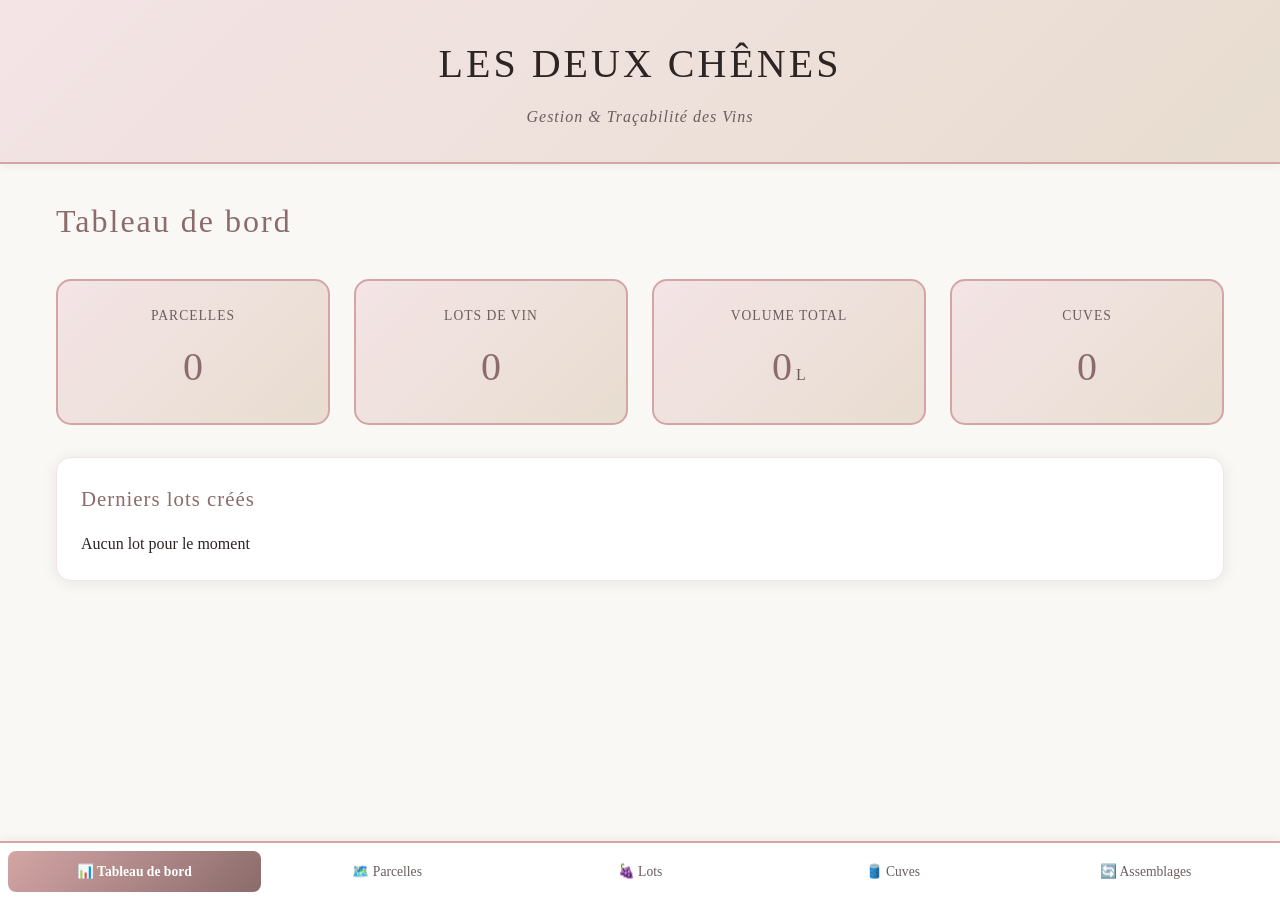
<file: cave-simple.html>
<!DOCTYPE html>
<html lang="fr">
<head>
    <meta charset="UTF-8">
    <meta name="viewport" content="width=device-width, initial-scale=1.0">
    <title>Les Deux Chênes - Gestion de Cave</title>
    <meta name="description" content="Gestion et traçabilité des vins">
    <meta name="theme-color" content="#F4E4E6">
    <link rel="manifest" href="manifest-cave.json">

    <style>
        /* ===== DESIGN INSPIRÉ DOMAINES OTT ===== */

        :root {
            --rose-pale: #F4E4E6;
            --beige: #E8DDD0;
            --or-rose: #D4A5A5;
            --blanc-casse: #FAF8F5;
            --texte: #2D2424;
            --texte-light: #6B5E5E;
            --bordeaux: #8B6B6B;
        }

        * {
            margin: 0;
            padding: 0;
            box-sizing: border-box;
        }

        body {
            font-family: 'Georgia', 'Times New Roman', serif;
            background: var(--blanc-casse);
            color: var(--texte);
            line-height: 1.6;
            padding-bottom: 80px;
        }

        /* ===== HEADER ===== */

        .header {
            background: linear-gradient(135deg, var(--rose-pale) 0%, var(--beige) 100%);
            padding: 2rem 1rem;
            text-align: center;
            border-bottom: 2px solid var(--or-rose);
            box-shadow: 0 2px 10px rgba(0,0,0,0.05);
        }

        .header h1 {
            font-size: 2.5rem;
            font-weight: 300;
            letter-spacing: 3px;
            color: var(--texte);
            margin-bottom: 0.5rem;
        }

        .header .subtitle {
            font-size: 1rem;
            color: var(--texte-light);
            font-style: italic;
            letter-spacing: 1px;
        }

        /* ===== NAVIGATION ===== */

        .nav {
            position: fixed;
            bottom: 0;
            left: 0;
            right: 0;
            background: white;
            border-top: 2px solid var(--or-rose);
            box-shadow: 0 -2px 10px rgba(0,0,0,0.05);
            z-index: 100;
        }

        .nav-tabs {
            display: flex;
            justify-content: space-around;
            padding: 0.5rem;
        }

        .tab {
            flex: 1;
            padding: 0.75rem 0.5rem;
            background: none;
            border: none;
            color: var(--texte-light);
            font-size: 0.85rem;
            cursor: pointer;
            transition: all 0.3s ease;
            border-radius: 8px;
            font-family: inherit;
        }

        .tab:hover {
            background: var(--rose-pale);
            color: var(--texte);
        }

        .tab.active {
            background: linear-gradient(135deg, var(--or-rose) 0%, var(--bordeaux) 100%);
            color: white;
            font-weight: 600;
        }

        /* ===== CONTAINER ===== */

        .container {
            max-width: 1200px;
            margin: 0 auto;
            padding: 2rem 1rem;
        }

        .section {
            display: none;
        }

        .section.active {
            display: block;
            animation: fadeIn 0.3s ease;
        }

        @keyframes fadeIn {
            from { opacity: 0; transform: translateY(10px); }
            to { opacity: 1; transform: translateY(0); }
        }

        /* ===== PAGE HEADER ===== */

        .page-header {
            display: flex;
            justify-content: space-between;
            align-items: center;
            margin-bottom: 2rem;
            flex-wrap: wrap;
            gap: 1rem;
        }

        .page-title {
            font-size: 2rem;
            font-weight: 300;
            color: var(--bordeaux);
            letter-spacing: 2px;
        }

        /* ===== BOUTONS ===== */

        .btn {
            background: linear-gradient(135deg, var(--or-rose) 0%, var(--bordeaux) 100%);
            color: white;
            padding: 0.75rem 1.5rem;
            border: none;
            border-radius: 25px;
            cursor: pointer;
            font-family: inherit;
            font-size: 0.9rem;
            transition: all 0.3s ease;
            box-shadow: 0 2px 8px rgba(212, 165, 165, 0.3);
        }

        .btn:hover {
            transform: translateY(-2px);
            box-shadow: 0 4px 12px rgba(212, 165, 165, 0.4);
        }

        .btn:active {
            transform: translateY(0);
        }

        .btn-secondary {
            background: var(--beige);
            color: var(--texte);
            box-shadow: 0 2px 8px rgba(0,0,0,0.1);
        }

        /* ===== CARTES ===== */

        .card {
            background: white;
            border-radius: 15px;
            padding: 1.5rem;
            margin-bottom: 1.5rem;
            box-shadow: 0 2px 15px rgba(0,0,0,0.08);
            border: 1px solid var(--rose-pale);
        }

        .card-title {
            font-size: 1.3rem;
            font-weight: 400;
            color: var(--bordeaux);
            margin-bottom: 1rem;
            letter-spacing: 1px;
        }

        /* ===== STATS ===== */

        .stats-grid {
            display: grid;
            grid-template-columns: repeat(auto-fit, minmax(200px, 1fr));
            gap: 1.5rem;
            margin-bottom: 2rem;
        }

        .stat-card {
            background: linear-gradient(135deg, var(--rose-pale) 0%, var(--beige) 100%);
            border-radius: 15px;
            padding: 1.5rem;
            text-align: center;
            border: 2px solid var(--or-rose);
        }

        .stat-label {
            font-size: 0.85rem;
            color: var(--texte-light);
            margin-bottom: 0.5rem;
            text-transform: uppercase;
            letter-spacing: 1px;
        }

        .stat-value {
            font-size: 2.5rem;
            font-weight: 300;
            color: var(--bordeaux);
        }

        .stat-unit {
            font-size: 1rem;
            color: var(--texte-light);
            margin-left: 0.25rem;
        }

        /* ===== FORMULAIRES ===== */

        .form-group {
            margin-bottom: 1.25rem;
        }

        .form-label {
            display: block;
            font-size: 0.9rem;
            color: var(--texte);
            margin-bottom: 0.5rem;
            font-weight: 500;
        }

        .form-input,
        .form-select,
        textarea {
            width: 100%;
            padding: 0.75rem;
            border: 2px solid var(--rose-pale);
            border-radius: 8px;
            font-family: inherit;
            font-size: 0.95rem;
            background: white;
            color: var(--texte);
            transition: all 0.3s ease;
        }

        .form-input:focus,
        .form-select:focus,
        textarea:focus {
            outline: none;
            border-color: var(--or-rose);
            box-shadow: 0 0 0 3px rgba(212, 165, 165, 0.1);
        }

        textarea {
            resize: vertical;
            min-height: 100px;
        }

        /* ===== TABLE ===== */

        table {
            width: 100%;
            border-collapse: separate;
            border-spacing: 0;
            font-size: 0.9rem;
        }

        th {
            background: linear-gradient(135deg, var(--or-rose) 0%, var(--bordeaux) 100%);
            color: white;
            padding: 1rem 0.75rem;
            text-align: left;
            font-weight: 500;
            letter-spacing: 1px;
        }

        th:first-child {
            border-radius: 10px 0 0 0;
        }

        th:last-child {
            border-radius: 0 10px 0 0;
        }

        td {
            padding: 1rem 0.75rem;
            border-bottom: 1px solid var(--rose-pale);
        }

        tr:hover {
            background: var(--blanc-casse);
        }

        /* ===== MODAL ===== */

        .modal {
            display: none;
            position: fixed;
            top: 0;
            left: 0;
            width: 100%;
            height: 100%;
            background: rgba(45, 36, 36, 0.85);
            z-index: 1000;
            overflow-y: auto;
            padding: 1rem;
        }

        .modal.show {
            display: flex;
            align-items: center;
            justify-content: center;
        }

        .modal-content {
            background: white;
            border-radius: 20px;
            padding: 2rem;
            max-width: 600px;
            width: 100%;
            max-height: 90vh;
            overflow-y: auto;
            box-shadow: 0 10px 40px rgba(0,0,0,0.2);
            border: 3px solid var(--or-rose);
        }

        .modal-header {
            display: flex;
            justify-content: space-between;
            align-items: center;
            margin-bottom: 1.5rem;
            padding-bottom: 1rem;
            border-bottom: 2px solid var(--rose-pale);
        }

        .modal-title {
            font-size: 1.5rem;
            font-weight: 400;
            color: var(--bordeaux);
            letter-spacing: 1px;
        }

        .close {
            background: none;
            border: none;
            font-size: 2rem;
            color: var(--texte-light);
            cursor: pointer;
            width: 35px;
            height: 35px;
            display: flex;
            align-items: center;
            justify-content: center;
            border-radius: 50%;
            transition: all 0.3s ease;
        }

        .close:hover {
            background: var(--rose-pale);
            color: var(--bordeaux);
        }

        .form-actions {
            display: flex;
            gap: 1rem;
            margin-top: 2rem;
            justify-content: flex-end;
        }

        /* ===== BADGES ===== */

        .badge {
            display: inline-block;
            padding: 0.35rem 0.75rem;
            border-radius: 15px;
            font-size: 0.75rem;
            font-weight: 600;
            text-transform: uppercase;
            letter-spacing: 0.5px;
        }

        .badge-rouge {
            background: #FFE5E5;
            color: #B91C1C;
        }

        .badge-rose {
            background: #FFE5F0;
            color: #BE185D;
        }

        .badge-blanc {
            background: #F3F4F6;
            color: #374151;
        }

        /* ===== RESPONSIVE ===== */

        @media (max-width: 768px) {
            .header h1 {
                font-size: 1.8rem;
            }

            .page-title {
                font-size: 1.5rem;
            }

            .stats-grid {
                grid-template-columns: 1fr;
            }
        }
    </style>
</head>
<body>

<div class="header">
    <h1>LES DEUX CHÊNES</h1>
    <p class="subtitle">Gestion & Traçabilité des Vins</p>
</div>

<div class="nav">
    <div class="nav-tabs">
        <button class="tab active" onclick="changeTab('dashboard')">📊 Tableau de bord</button>
        <button class="tab" onclick="changeTab('parcelles')">🗺️ Parcelles</button>
        <button class="tab" onclick="changeTab('lots')">🍇 Lots</button>
        <button class="tab" onclick="changeTab('cuves')">🛢️ Cuves</button>
        <button class="tab" onclick="changeTab('assemblages')">🔄 Assemblages</button>
    </div>
</div>

<div class="container">

    <!-- DASHBOARD -->
    <div id="dashboard" class="section active">
        <div class="page-header">
            <h2 class="page-title">Tableau de bord</h2>
        </div>

        <div class="stats-grid">
            <div class="stat-card">
                <div class="stat-label">Parcelles</div>
                <div class="stat-value" id="statParcelles">0</div>
            </div>
            <div class="stat-card">
                <div class="stat-label">Lots de vin</div>
                <div class="stat-value" id="statLots">0</div>
            </div>
            <div class="stat-card">
                <div class="stat-label">Volume total</div>
                <div class="stat-value" id="statVolume">0<span class="stat-unit">L</span></div>
            </div>
            <div class="stat-card">
                <div class="stat-label">Cuves</div>
                <div class="stat-value" id="statCuves">0</div>
            </div>
        </div>

        <div class="card">
            <h3 class="card-title">Derniers lots créés</h3>
            <div id="dashRecentLots">Aucun lot pour le moment</div>
        </div>
    </div>

    <!-- PARCELLES -->
    <div id="parcelles" class="section">
        <div class="page-header">
            <h2 class="page-title">Parcelles</h2>
            <div style="display:flex;gap:0.5rem;flex-wrap:wrap">
                <button class="btn" onclick="showImportModal()">📥 Importer CSV/Excel</button>
                <button class="btn" onclick="showModal('modalParcelle')">+ Ajouter</button>
            </div>
        </div>

        <div class="card">
            <div id="parcellesContent">Aucune parcelle</div>
        </div>
    </div>

    <!-- LOTS -->
    <div id="lots" class="section">
        <div class="page-header">
            <h2 class="page-title">Lots de vin</h2>
            <button class="btn" onclick="showModal('modalLot')">+ Nouveau lot</button>
        </div>

        <div class="card">
            <div id="lotsContent">Aucun lot</div>
        </div>
    </div>

    <!-- CUVES -->
    <div id="cuves" class="section">
        <div class="page-header">
            <h2 class="page-title">Cuves</h2>
            <button class="btn" onclick="showModal('modalCuve')">+ Nouvelle cuve</button>
        </div>

        <div class="card">
            <div id="cuvesContent">Aucune cuve</div>
        </div>
    </div>

    <!-- ASSEMBLAGES -->
    <div id="assemblages" class="section">
        <div class="page-header">
            <h2 class="page-title">Assemblages</h2>
            <button class="btn" onclick="showModal('modalAssemblage')">+ Nouvel assemblage</button>
        </div>

        <div class="card">
            <div id="assemblagesContent">Aucun assemblage</div>
        </div>
    </div>

</div>

<script>
// ===== DONNÉES =====

let data = {
    parcelles: [],
    lots: [],
    cuves: [],
    assemblages: []
};

// ===== NAVIGATION =====

function changeTab(tabName) {
    // Masquer toutes les sections
    document.querySelectorAll('.section').forEach(s => s.classList.remove('active'));
    document.querySelectorAll('.tab').forEach(t => t.classList.remove('active'));

    // Afficher la section demandée
    document.getElementById(tabName).classList.add('active');
    event.target.classList.add('active');

    // Rafraîchir les données
    render();
}

// ===== MODAL =====

function showModal(modalId) {
    document.getElementById(modalId).classList.add('show');
}

function hideModal(modalId) {
    document.getElementById(modalId).classList.remove('show');
}

function showImportModal() {
    alert('Fonction d\'import CSV/Excel en cours de développement...');
}

// ===== RENDU =====

function render() {
    renderStats();
    renderParcelles();
    renderLots();
    renderCuves();
    renderAssemblages();
}

function renderStats() {
    document.getElementById('statParcelles').textContent = data.parcelles.length;
    document.getElementById('statLots').textContent = data.lots.length;

    const volumeTotal = data.lots.reduce((sum, lot) => sum + (lot.volume || 0), 0);
    document.getElementById('statVolume').innerHTML = volumeTotal + '<span class="stat-unit">L</span>';

    document.getElementById('statCuves').textContent = data.cuves.length;
}

function renderParcelles() {
    const container = document.getElementById('parcellesContent');

    if (data.parcelles.length === 0) {
        container.innerHTML = '<p style="text-align:center;color:var(--texte-light);padding:2rem">Aucune parcelle. Importez vos parcelles via CSV/Excel ou ajoutez-en manuellement.</p>';
        return;
    }

    container.innerHTML = `
        <table>
            <thead>
                <tr>
                    <th>Nom</th>
                    <th>Surface (ha)</th>
                    <th>Cépage</th>
                    <th>Année plantation</th>
                </tr>
            </thead>
            <tbody>
                ${data.parcelles.map(p => `
                    <tr>
                        <td><strong>${p.nom}</strong></td>
                        <td>${p.surface} ha</td>
                        <td>${p.cepage}</td>
                        <td>${p.annee}</td>
                    </tr>
                `).join('')}
            </tbody>
        </table>
    `;
}

function renderLots() {
    const container = document.getElementById('lotsContent');

    if (data.lots.length === 0) {
        container.innerHTML = '<p style="text-align:center;color:var(--texte-light);padding:2rem">Aucun lot de vin.</p>';
        return;
    }

    container.innerHTML = `
        <table>
            <thead>
                <tr>
                    <th>Nom</th>
                    <th>Type</th>
                    <th>Millésime</th>
                    <th>Volume</th>
                    <th>Parcelle</th>
                </tr>
            </thead>
            <tbody>
                ${data.lots.map(lot => `
                    <tr>
                        <td><strong>${lot.nom}</strong></td>
                        <td><span class="badge badge-${lot.type === 'rouge' ? 'rouge' : lot.type === 'rose' ? 'rose' : 'blanc'}">${lot.type}</span></td>
                        <td>${lot.millesime}</td>
                        <td>${lot.volume} L</td>
                        <td>${lot.parcelle || '-'}</td>
                    </tr>
                `).join('')}
            </tbody>
        </table>
    `;
}

function renderCuves() {
    const container = document.getElementById('cuvesContent');

    if (data.cuves.length === 0) {
        container.innerHTML = '<p style="text-align:center;color:var(--texte-light);padding:2rem">Aucune cuve.</p>';
        return;
    }

    container.innerHTML = data.cuves.map(cuve => `
        <div style="margin-bottom:1rem;padding:1rem;border:2px solid var(--rose-pale);border-radius:10px">
            <h4 style="color:var(--bordeaux);margin-bottom:0.5rem">${cuve.nom}</h4>
            <p>Capacité : ${cuve.capacite} L | Volume actuel : ${cuve.volumeActuel || 0} L</p>
            <div style="background:var(--rose-pale);height:30px;border-radius:5px;margin-top:0.5rem;overflow:hidden">
                <div style="background:var(--or-rose);height:100%;width:${(cuve.volumeActuel / cuve.capacite * 100)}%;transition:all 0.3s"></div>
            </div>
        </div>
    `).join('');
}

function renderAssemblages() {
    const container = document.getElementById('assemblagesContent');

    if (data.assemblages.length === 0) {
        container.innerHTML = '<p style="text-align:center;color:var(--texte-light);padding:2rem">Aucun assemblage.</p>';
        return;
    }

    container.innerHTML = data.assemblages.map(ass => `
        <div style="margin-bottom:1rem;padding:1rem;border:2px solid var(--rose-pale);border-radius:10px">
            <h4 style="color:var(--bordeaux);margin-bottom:0.5rem">${ass.nom}</h4>
            <p>${ass.description}</p>
        </div>
    `).join('');
}

// ===== INIT =====

function loadData() {
    const saved = localStorage.getItem('caveData');
    if (saved) {
        data = JSON.parse(saved);
    }
}

function saveData() {
    localStorage.setItem('caveData', JSON.stringify(data));
    render();
}

// Charger au démarrage
loadData();
render();
</script>

</body>
</html>
</file>
